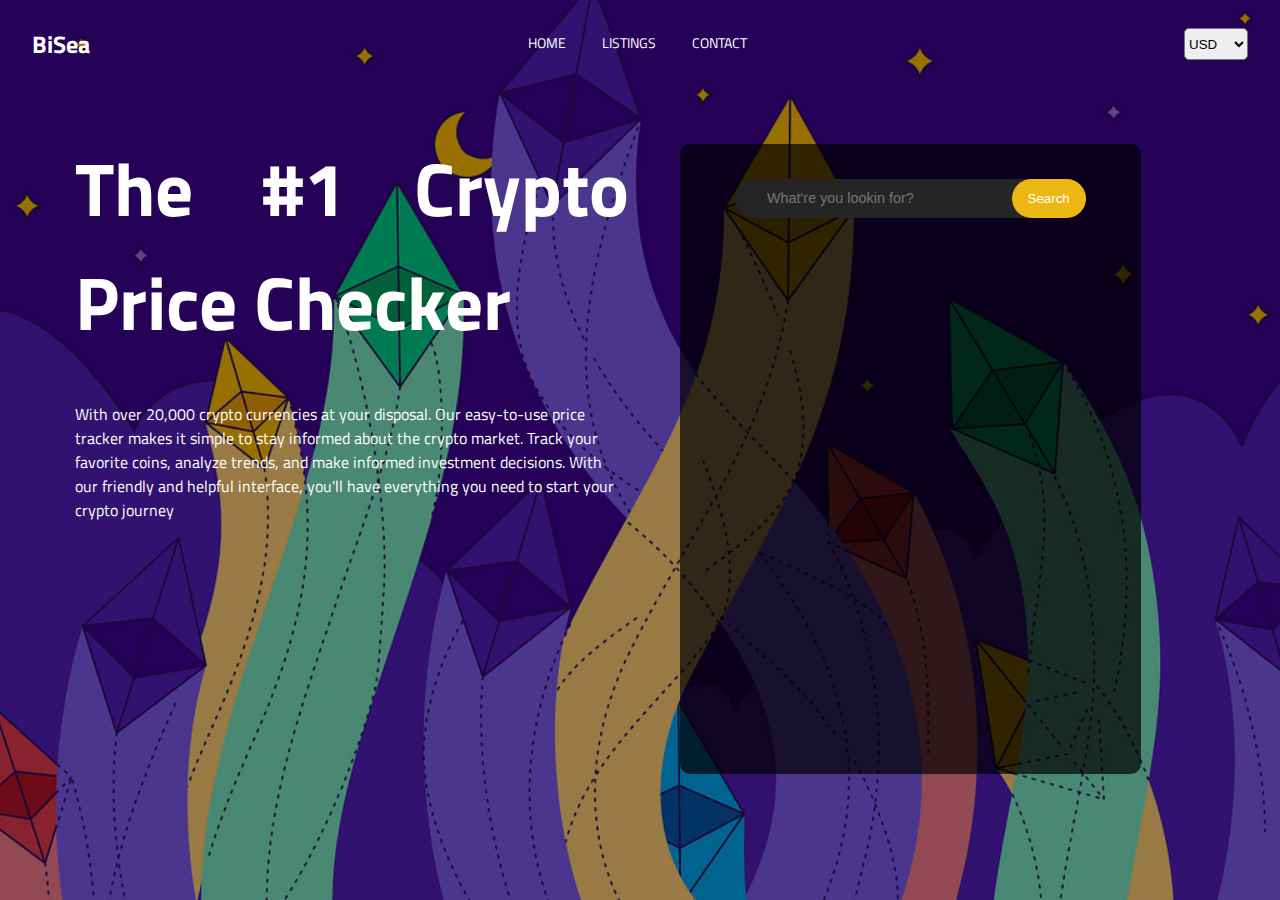
<file: cryptotracker/index.html>
<!DOCTYPE html>
<html lang="en">
<head>
    <meta charset="UTF-8">
    <meta name="viewport" content="width=device-width, initial-scale=1.0">
    <title>Document</title>
    <link rel="stylesheet" href="style.css">
    <link rel="preconnect" href="https://fonts.googleapis.com">
    <link rel="preconnect" href="https://fonts.gstatic.com" crossorigin>
    <link
        href="https://fonts.googleapis.com/css2?family=Lato:ital,wght@0,100;0,300;0,400;0,700;0,900;1,100;1,300;1,400;1,700;1,900&family=Titillium+Web:ital,wght@0,200;0,300;0,400;0,600;0,700;0,900;1,200;1,300;1,400;1,600;1,700&display=swap"
        rel="stylesheet">

    
        <link rel="stylesheet" href="https://cdnjs.cloudflare.com/ajax/libs/font-awesome/6.6.0/css/all.min.css">
</head>
<body>
    <section class="home">
        <nav>
            <h1>BiSea</h1>
            <ul id="menu">
                
                <li><a href="">HOME</a></li>
                <li><a href="">LISTINGS</a></li>
                <li><a href="">CONTACT</a></li>
            </ul>
            <i class="fa-regular fa-circle-xmark" style="display: none;" id="close"></i>
            <i id="open" class="fa-solid fa-ellipsis"></i>
            <select id="currency">
                <option value="USD">USD</option>
                <option value="USD">EUR</option>
                <option value="USD">YEN</option>
            </select>
            
        </nav>

        <div class="container">
            <section class="box hero">
                <h1>The #1 Crypto Price Checker</h1>
                <p>With over 20,000 crypto currencies at your disposal. Our easy-to-use price tracker makes it simple to stay informed
                    about the crypto market. Track your favorite coins,
                    analyze trends, and make informed investment decisions. With our friendly and helpful interface, you'll have
                    everything
                    you need to start your crypto journey
                </p>
            </section>

            <section class="box listing" >
                <div class="searchbar">
                    <input id="search" type="text" placeholder="What're you lookin for?">
                    <button id="searchbtn">Search</button>
                </div>
                <!-- <div>
                    <div>
                        <p><img src="images/coin.png">BTC</p>
                        <p>$100000</p>
                        <p>bad</p>
                        <p>$100000000</p>
                    </div>
                    
                </div> -->
                
            </section>
        </div>
    </section>


    <script src="index.js"></script>
</body>
</html>
</file>
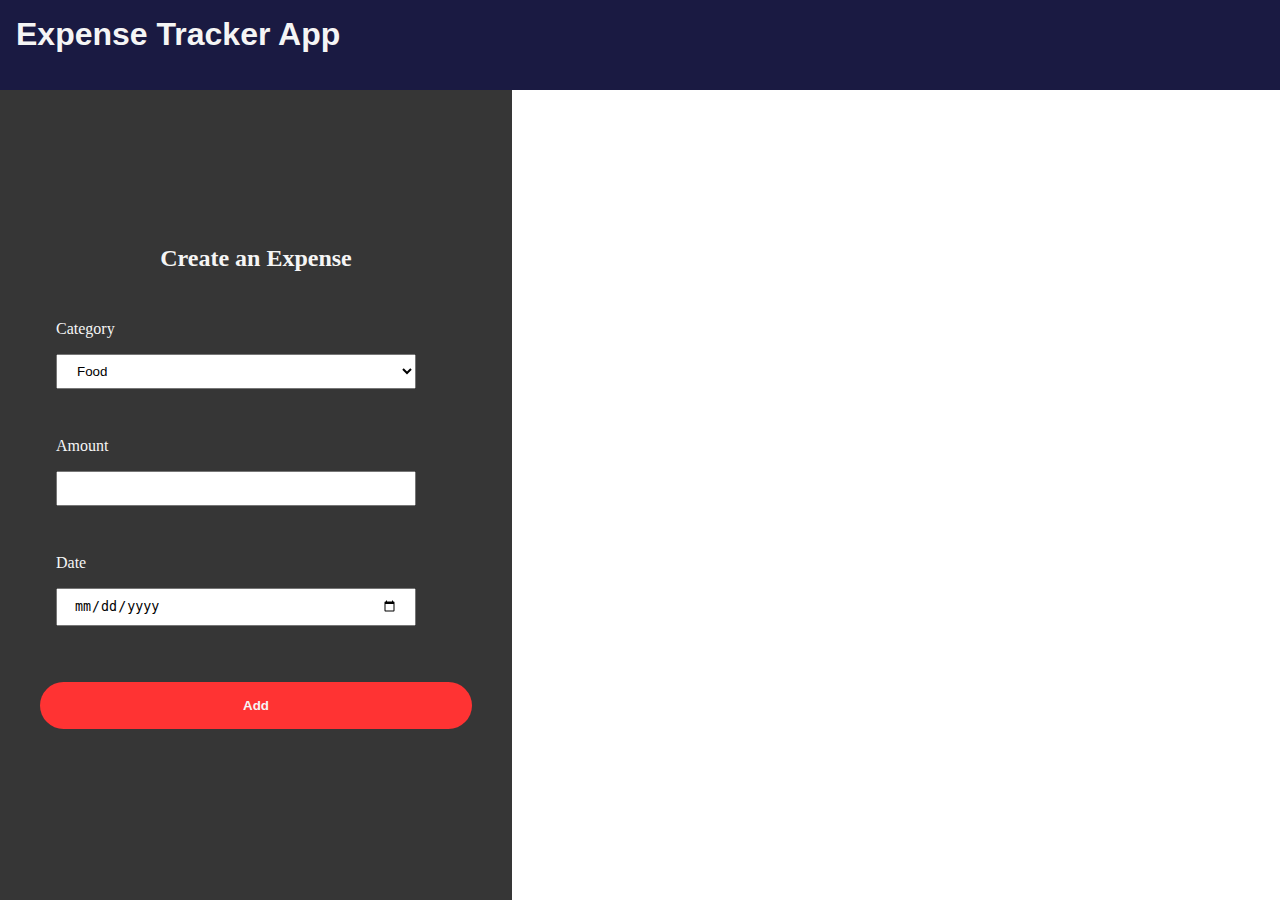
<file: expensetracker/index.html>
<!DOCTYPE html>
<html lang="en">
<head>
    <meta charset="UTF-8">
    <meta name="viewport" content="width=device-width, initial-scale=1.0">
    <title>Document</title>
    <link rel="stylesheet" href="style.css">
</head>
<body>
    <!-- <div class="box">
        <button id="minus">-</button>
        <div id="num">0</div>
        <button id="add">+</button>
    
    </div>
    <button id="reset">reset</button> -->
    <div class="nav">
        <h1>Expense Tracker App</h1>

    </div>
    
    <div class="container">
        <section class="box1">
            <h2>Create an Expense</h2>
            <label for="option">Category <br>

                <select id="option">
                    <option value="Food">Food</option>
                    <option value="Rent">Rent</option>
                    <option value="Health">Health</option>
                    <option value="Transport">Transport</option>
                    <option value="Debt or Fee">Debt or Fee</option>
                    <option value="For Me">For Me</option>
                </select>
            </label>

            <label for="amount">Amount <br>
                <input id="amount" type="number">
            </label>
            
            <label for="date">Date<br>
                <input id="date" type="date">
            </label>
            <button id="addbtn">Add</button>
        </section>

        <section id="box2">
            <div class="totals">
                <div id="total" style="display: none;"></div>
            </div>
            <div id="list-container">
            <!-- <div class="list">
                    <div>
                        Food
                    </div>
                    <div>
                        3000$
                    </div>
                    <div>
                        23/05/2019
                    </div>
                    <button><img src="trash.png" alt="bin" id="bin"></button>
                </div> -->
                
            </div>
        </section>

    </div>
    <!-- <footer>
        <p>© 2021 Expense Tracker App. All rights reserved.</p>
        <p>Made with ❤️ by <a href="https://github.com/alberto-mansilla">Alberto Mansilla</a></p>
        <p>Version 1.0.0</p>
        <a href="#" target="_blank"><img src="github.png" alt="GitHub"></a>
        <a href="#" target="_blank"><img src="linkedin.png" alt="LinkedIn"></a>
        <a href="#" target="_blank"><img src="twitter.png" alt="Twitter"></a>
        <a href="#" target="_blank"><img src="instagram.png" alt="Instagram"></a>
        <a href="#" target="_blank"><img src="facebook.png" alt="Facebook"></a>
        <a href="#" target="_blank"><img src="pinterest.png" alt="Pinterest"></a>
    </footer> -->

    <script src="index.js"></script>
</body>
</html>
</file>
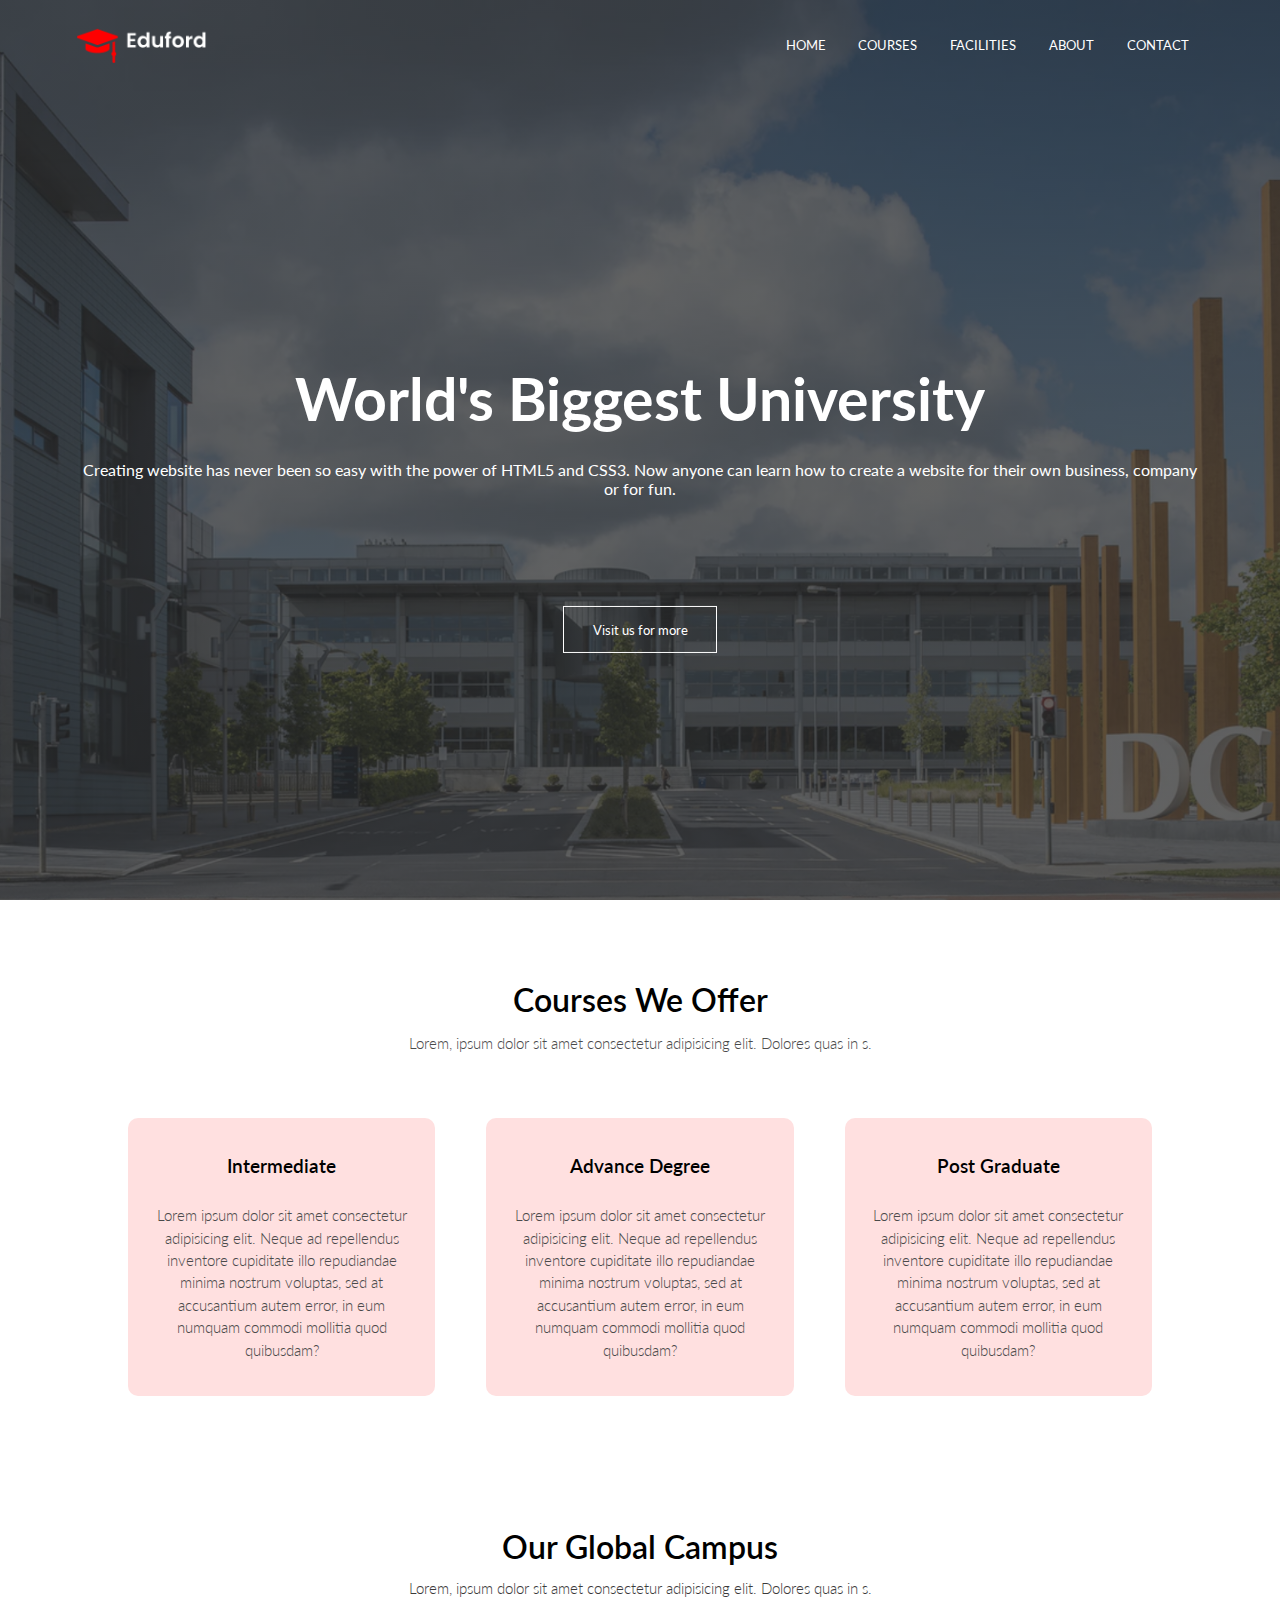
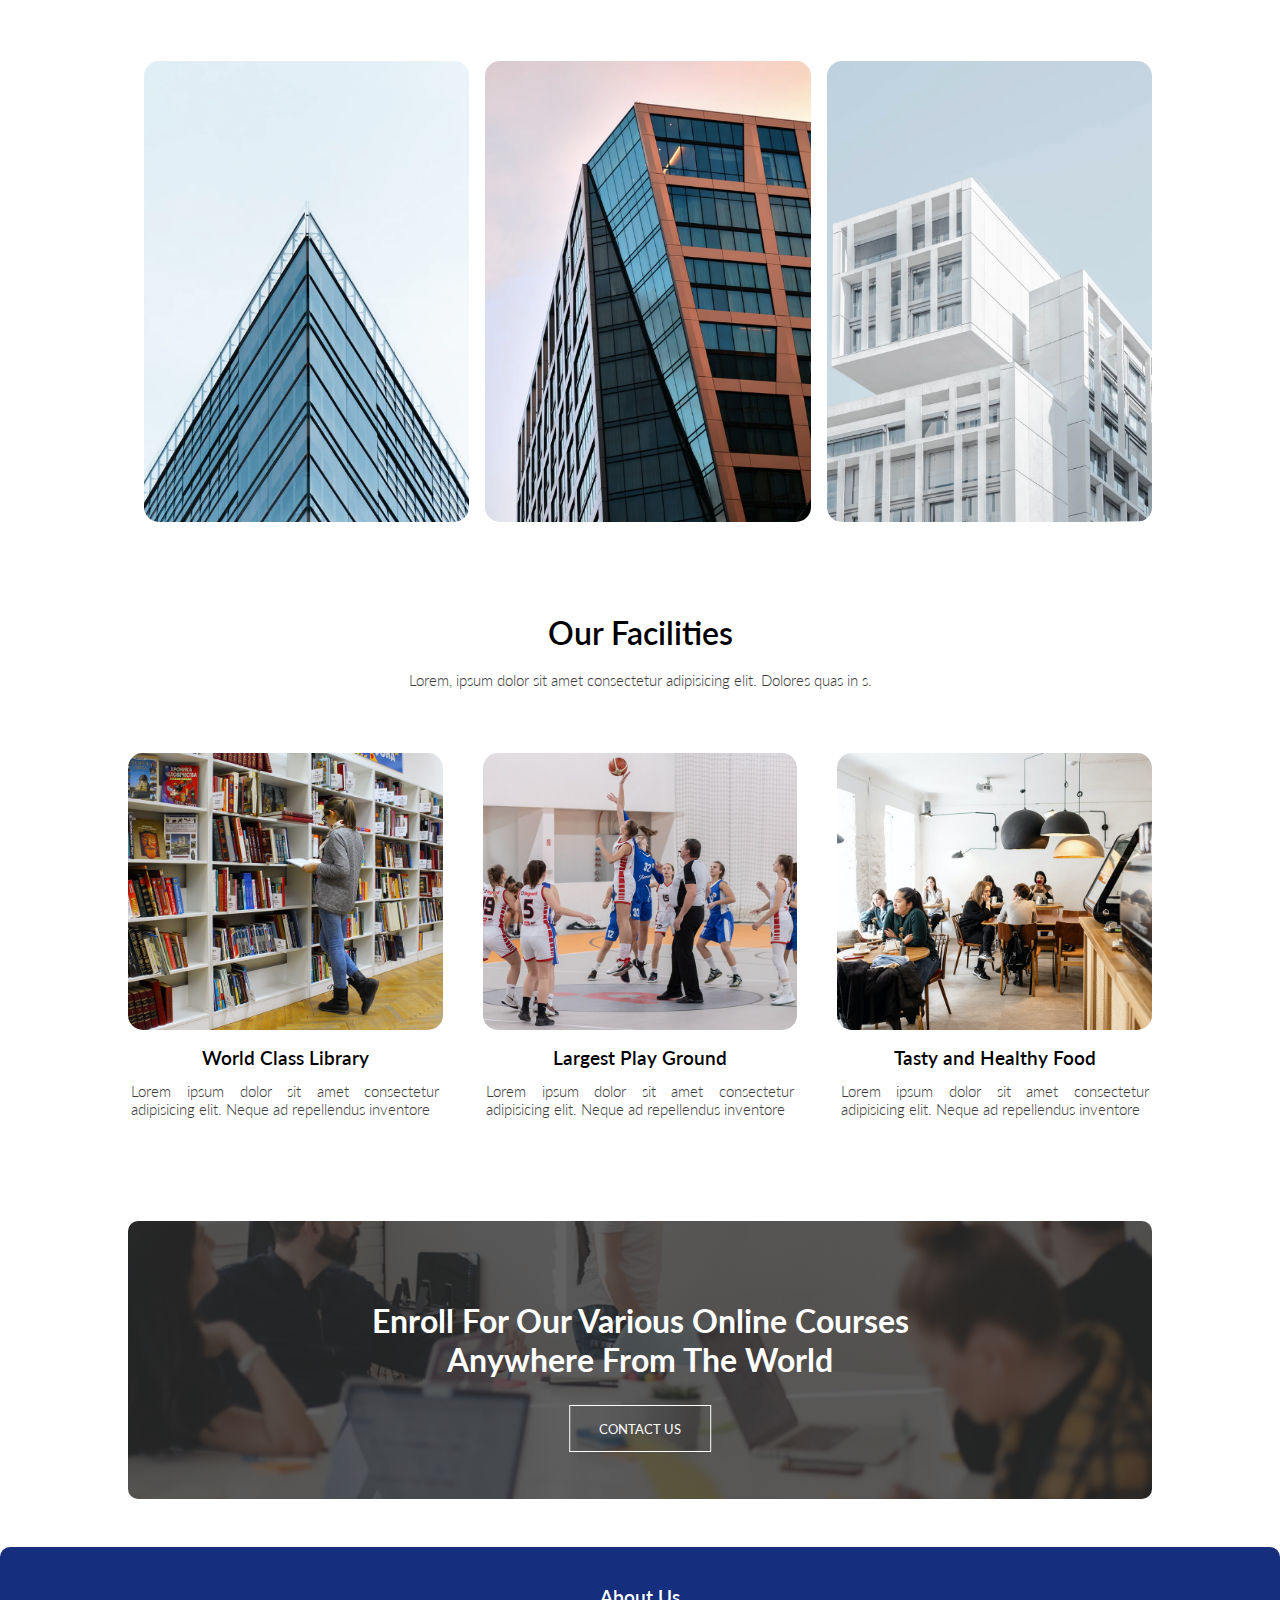
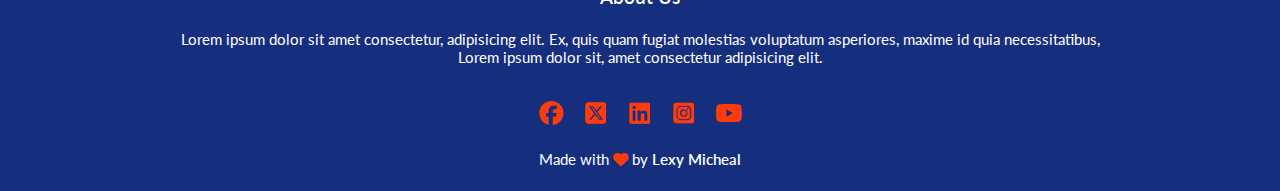
<file: Follow Tutorial/index.html>
<!DOCTYPE html>
<html lang="en">
<head>
    <meta charset="UTF-8">
    <meta name="viewport" content="width=device-width, initial-scale=1.0">
    <title>Tutorial</title>
    <link rel="stylesheet" href="style.css">
    <link rel="preconnect" href="https://fonts.googleapis.com">
    <link rel="preconnect" href="https://fonts.gstatic.com" crossorigin>
    <link href="https://fonts.googleapis.com/css2?family=Lato:ital,wght@0,100;0,300;0,400;0,700;0,900;1,100;1,300;1,400;1,700;1,900&display=swap" rel="stylesheet">
    <link rel="stylesheet" href="https://cdnjs.cloudflare.com/ajax/libs/font-awesome/6.6.0/css/all.min.css">
<body>
    <section class="header">
        <nav>
            <a href="index.html" ><img src="image/logo.png"></a>
            <div class="nav-links">
                <i class="fa-solid fa-xmark" id="closebtn"></i>
                <ul>
                    <li><a href="">HOME</a></li>
                    <li><a href="">COURSES</a></li>
                    <li><a href="">FACILITIES</a></li>
                    <li><a href="">ABOUT</a></li>
                    <li><a href="">CONTACT</a></li>
                </ul>
            </div>
            <i class="fa-solid fa-bars" id="menubtn"></i>
        </nav>

        <div class="text-box">
            <h1>World's Biggest University</h1>
            <p>Creating website has never been so easy with the power of HTML5 and CSS3. Now anyone can learn how to create a website for 
                their own business, company or for fun.</p>
            </p>
            <a href="#" class="hero-btn">Visit us for more</a>
        </div>

    </section>


    <section class="course">
        <h1>Courses We Offer</h1>
        <p>Lorem, ipsum dolor sit amet consectetur adipisicing elit. Dolores quas in s.</p>
        
        <div class="row">
            <div class="course-col">
                <h3>Intermediate </h3>
                <p>Lorem ipsum dolor sit amet consectetur adipisicing elit. 
                    Neque ad repellendus inventore cupiditate illo repudiandae
                    minima nostrum voluptas, sed at accusantium autem error, 
                    in eum numquam commodi mollitia quod quibusdam?
                </p>
            </div>
            <div class="course-col">
                <h3>Advance Degree</h3>
                <p>Lorem ipsum dolor sit amet consectetur adipisicing elit.
                    Neque ad repellendus inventore cupiditate illo repudiandae
                    minima nostrum voluptas, sed at accusantium autem error,
                    in eum numquam commodi mollitia quod quibusdam?
                </p>
            </div>
            <div class="course-col">
                <h3>Post Graduate</h3>
                <p>Lorem ipsum dolor sit amet consectetur adipisicing elit.
                    Neque ad repellendus inventore cupiditate illo repudiandae
                    minima nostrum voluptas, sed at accusantium autem error,
                    in eum numquam commodi mollitia quod quibusdam?
                </p>
            </div>
        </div>
    
    </section>

    <section class="campus">
        <h1>Our Global Campus</h1>
        <p>Lorem, ipsum dolor sit amet consectetur adipisicing elit. Dolores quas in s.</p>
        
        <div class="row">
            <div class="campus-col">
               <img src="image/london.png" alt="img1"> 
               <div class="layer">
                <h3>LONDON</h3>
               </div>
            </div>
            <div class="campus-col">
                <img src="image/newyork.png" alt="img1">
                <div class="layer">
                    <h3>NEW YORK</h3>
                </div>
            </div>
            <div class="campus-col">
                <img src="image/washington.png" alt="img1">
                <div class="layer">
                    <h3>TOKYO</h3>
                </div>
            </div>
        </div>

    </section>
    

    <section class="facility">
        <h1>Our Facilities</h1>
        <p>Lorem, ipsum dolor sit amet consectetur adipisicing elit. Dolores quas in s.</p>

        <div class="row">
            <div class="facility-col">
                <img src="image/library.png" alt="lib">
                <h3>World Class Library</h3>
                <p>
                    Lorem ipsum dolor sit amet consectetur adipisicing elit.
                    Neque ad repellendus inventore 
                </p>
            </div>
            <div class="facility-col">
                <img src="image/basketball.png" alt="lib">
                <h3>Largest Play Ground</h3>
                <p>
                    Lorem ipsum dolor sit amet consectetur adipisicing elit.
                    Neque ad repellendus inventore
                </p>
            </div>
            <div class="facility-col">
                <img src="image/cafeteria.png" alt="lib">
                <h3>Tasty and Healthy Food</h3>
                <p>
                    Lorem ipsum dolor sit amet consectetur adipisicing elit.
                    Neque ad repellendus inventore
                </p>
            </div>
        </div>
    </section>

    <section class="cta">
        <h1>Enroll For Our Various Online Courses<br>Anywhere From The World</h1>
        <a href="" class="hero-btn">CONTACT US</a>
    </section>

    <section class="footer">
        <h4>About Us</h4>
        <p>Lorem ipsum dolor sit amet consectetur, adipisicing elit. Ex, quis quam fugiat molestias voluptatum asperiores, maxime id quia necessitatibus,
            <br> Lorem ipsum dolor sit, amet consectetur adipisicing elit. 
        </p>
        <div class="icons">
            <i class="fa-brands fa-facebook"></i>
            <i class="fa-brands fa-square-x-twitter"></i>
            <i class="fa-brands fa-linkedin"></i>
            <i class="fa-brands fa-square-instagram"></i>
            <i class="fa-brands fa-youtube"></i>
        </div>
        <p>Made with <i class="fa-solid fa-heart"></i> by <a class="name" href="">Lexy Micheal</a></p>
    </section>


<script src="index.js"></script>
</body>
</html>
</file>
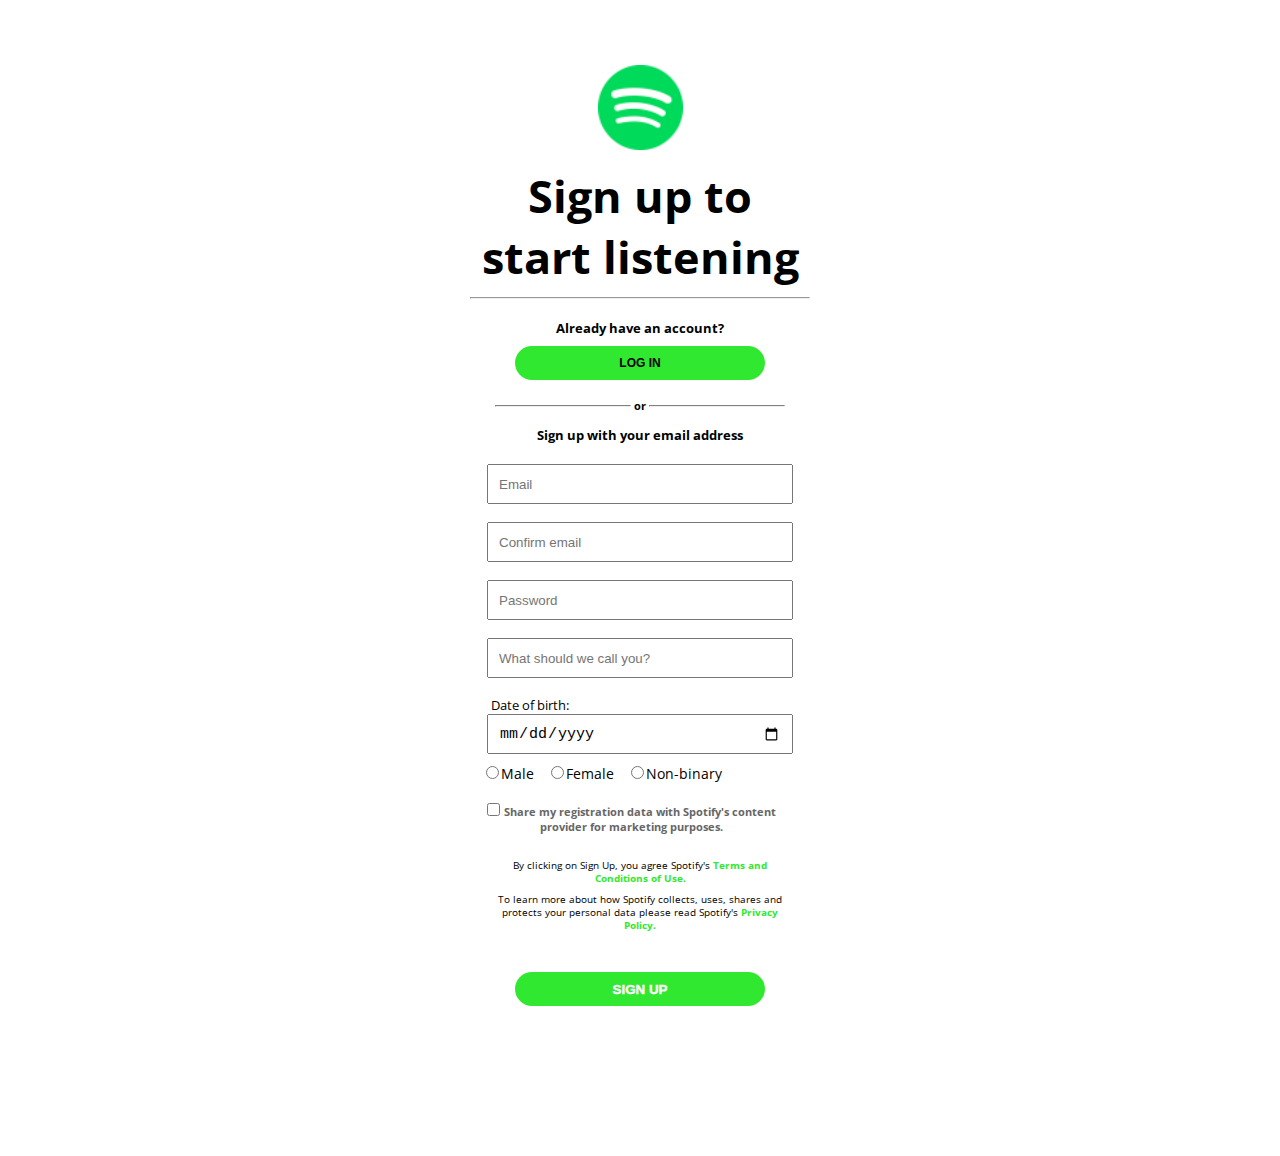
<file: LogInPage/index.html>
<!DOCTYPE html>
<html lang="en">
<head>
    <meta charset="UTF-8">
    <meta name="viewport" content="width=device-width, initial-scale=1.0">
    <title>Page</title>
    <link rel="stylesheet" href="style.css">
    <link rel="preconnect" href="https://fonts.googleapis.com">
    <link rel="preconnect" href="https://fonts.gstatic.com" crossorigin>
    <link href="https://fonts.googleapis.com/css2?family=Open+Sans:ital,wght@0,300..800;1,300..800&display=swap"
        rel="stylesheet">
</head>
<body>
    <div class="box">
        <h1><img src="spotify.png" alt="icon">Sign up to start listening</h1>        <hr>
        <h6>Already have an account?</h6>
        <button class="btn" id="login">LOG IN</button>
        <div class="design">
            <hr>
            <p>or</p>
            <hr>
        </div>
        <p style="font-size: 13px;"><b>Sign up with your email address</b></p>
        <form>
            <input type="text" name="email" id="email" placeholder="Email">
            <input type="text" name="email" id="email" placeholder="Confirm email">
            <input type="password" placeholder="Password" name="password" id="password">
            <input type="text" placeholder="What should we call you?" id="name">
            
            <label style="font-size: 13px;" for="date"><p style="padding-right: 220px;">Date of birth:</p>
                <input type="date" name="date" id="date">
            </label>
            <br>
            <div class="gender">
                <label><input type="radio" name="gender" class="gender">Male</label>
                <label><input type="radio" name="gender" class="gender">Female</label>
                <label><input type="radio" name="gender" class="gender">Non-binary</label>
            </div>

            <h5 class="extra"><input type="checkbox" name="info">Share my registration data with Spotify's content provider for marketing purposes.</h5>

            <p class="infor info1">By clicking on Sign Up, you agree Spotify's <a href="#">Terms and Conditions of Use.</a></p>
            <p class="infor info"class="infor">To learn more about how Spotify collects, uses, shares and protects your personal data please read Spotify's <a href="#">Privacy Policy.</a></p>
            <button class="btn signup" >SIGN UP</button>
        </form>
    </div>


    
</body>
</html>
</file>
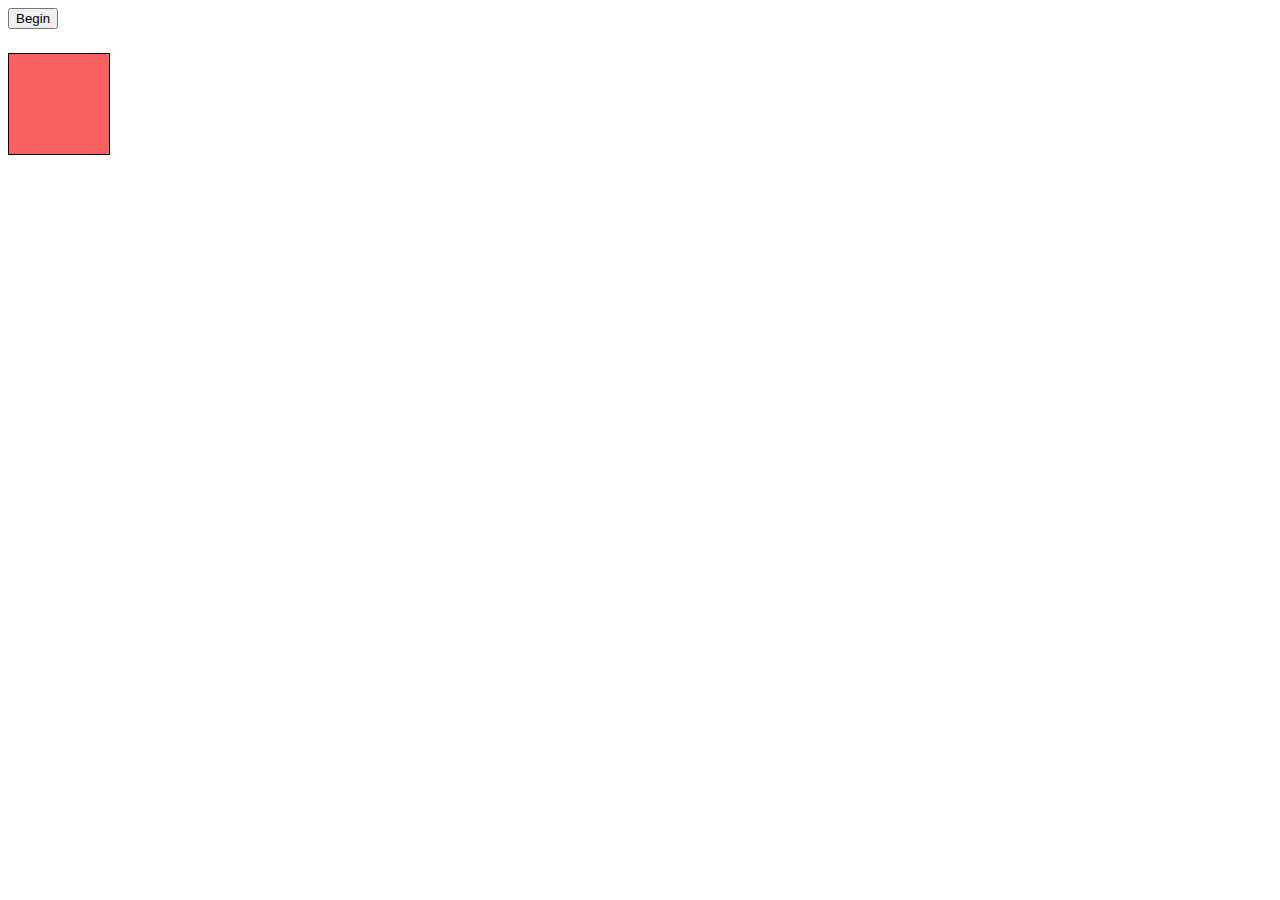
<file: revision/index.html>
<!DOCTYPE html>
<html lang="en">
<head>
    <meta charset="UTF-8">
    <meta name="viewport" content="width=device-width, initial-scale=1.0">
    <title>Document</title>
    <link rel="stylesheet" href="style.css">
</head>
<body>
    <!-- <h1>Number Guessing Game</h1>
    <p>pick a number from 1 - 5</p>

    <label >Enter a guess</label>
    <input type="text" id="input">
    <button id="sbtbtn">Submit</button> -->

    <!-- <h1>Enter a temperature</h1>
    <input type="text" id="input" placeholder="temp; i.e. 32"><br>

    <h3>Convert to:</h3>
    <label ><input id="cel" type="radio" name="temps">Ceilius</label><br>
    <label><input id="feh" type="radio" name="temps">Fahrenheit</label><br>
    <button id="sbtbtn">Submit</button><br>
-->
    <button id="btn">Begin</button>
    <div class="box2" id="box2"></div>
    

   
    <!-- <button>Stop loading...</button><br> -->

    <!-- <button id="btn">Toogle</button>
    <br>
    <img src="img1.jpg" id="img1" style="visibility: hidden;">
<p>Please the button....</p> -->



    <script type="module" src="index.js"></script>
</body>
</html>
</file>
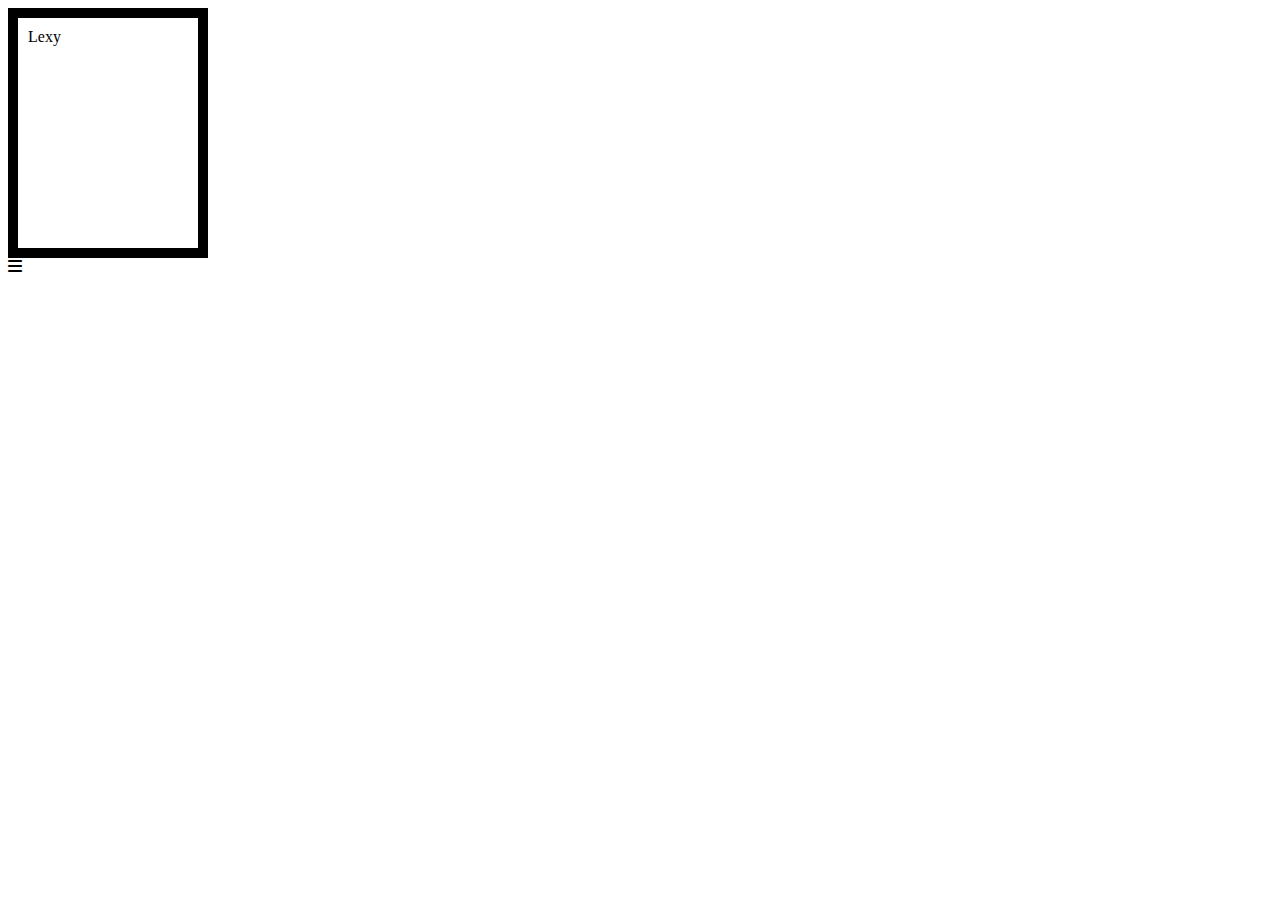
<file: Follow Tutorial/i.html>
<!DOCTYPE html>
<html lang="en">

<head>
    <meta charset="UTF-8">
    <meta name="viewport" content="width=device-width, initial-scale=1.0">
    <title>Font Awesome Test</title>
    <!-- Use Font Awesome CDN -->
     <link rel="stylesheet" href="i.css">
    <link rel="stylesheet" href="https://cdnjs.cloudflare.com/ajax/libs/font-awesome/6.6.0/css/all.min.css">
</head>

<body>
    <div>Lexy</div>
    <i class="fa-solid fa-bars"></i>
    
    <script>
        
    </script>
</body>

</html>
</file>
<file: cryptotracker/style.css>
*{
    padding: 0;
    margin: 0;
    box-sizing: border-box;
}
body{
    font-family: "Titillium Web", sans-serif;
    
  
}
.home{
    background: linear-gradient(hsla(0, 0%, 0%, 0.4), hsla(0, 0%, 0%, 0.4)),
    url("images/bgc.png");
    height: 100vh;
    background-position: center;
    background-size: cover;
    position: relative;
    
}
nav{
    display: flex;
    justify-content: space-between;
    align-items: center;
    padding: 1.5rem 2rem;
    width: 100%;
    position: relative;
}
nav h1{
    color: white;
    font-size: 1.5rem;
}
nav ul li{
    display: inline-block;
    padding: 0.5rem 1rem;
    font-size: 0.9rem;
    align-items: center;
    position: relative;
}
nav ul li a{
    color: white;
    text-decoration: none;
}
nav ul li::after{
    content: "";
    width: 0%;
    display: block;
    transition: 0.5s;
    margin: auto;
    background: hsl(45, 85%, 50%);
    height: 2px;
}
nav ul li:hover::after{
    width: 100%;
}

nav select{
    width: 4rem;
    height: 2rem;
    border-radius: 5px;
}
nav select option{
    font-weight: 500;
}
nav >.fa-solid, .fa-regular{
    display: none;
    cursor: pointer;
}
.container{
    display: flex;
    align-items: center;
    max-width: 90%;
    margin: 2rem auto;
    gap: 2.5rem;
    height: 70vh;
    position: relative;
}
.box{
    
    color: white;
    padding: 0.7rem;
    height: 100%;
    
}
.hero{
    flex-basis: 50%;
}
.hero h1{
    font-size: 4.7rem;
    transition: 0.5s;
    padding-bottom: 2.7rem;
    text-align: justify;
}
.hero p{
    line-height: 1.5rem;
    font-size: 0.98rem;
}
/* p {
    font-size: 0.95rem;
} */
.hero h1:hover{
    color: hsl(45, 85%, 50%)
}




@media (max-width: 1024px){
    p{
        font-size: 0.95rem;
    }
    nav{
        padding: 1.2rem 1.7rem;
    }
    nav ul li{
        font-size: 0.78rem;
        font-weight: bold;
    }
    .container{
        
        margin: 1rem auto;       
    }
    .hero h1{
        font-size: 3rem;
        padding-bottom: 1.5rem;
    }
    
}
@media (max-width: 768px) {
    .container {
        flex-direction: column;
        align-items: center;
        max-width: 90%;
        margin: 2rem auto;
        gap: 2.5rem;
        height: 150vh;
        
    }
    nav{
        padding: 1rem 1.4rem;
        background-color: rgba(0, 0, 0, 0.329);
    }
    nav ul li{
        font-size: 0.69rem;
        font-weight: bold;
    }
    .hero h1 {
        margin-top: 1rem;
        font-size: 2.8rem;
        padding-bottom: 1rem;

    }
    
    
    .hero{
        height: 100vh;
        margin-top: 1rem;
        padding-bottom: 2rem;
        flex-direction: column;
        
        display: flex;
        align-items: center;
        justify-content: center;
    }
    .hero p {
        text-align: justify;
        line-height: 1.4rem;
        font-size: 0.9rem;
    }
    nav ul{
        /* display: none; */
        left: 20%;
        top: -150px;
        transition: 0.5s;
        background-color: rgba(0, 0, 0, 0.63);
        width: 60%;
        display: inline-block;
        position: absolute;
        padding-top: 1.5rem;
        padding-bottom: 1.5rem;
        height: 150px;
    }
    nav ul li{
        display: block;
        text-align: center;
        padding: 0.5rem 1rem;
        font-size: 0.9rem;
        
    }
    body{
        background-color: #2E003E;
        

    }
    nav > .fa-solid, .fa-regular{
        display: block;
        color: white;
        position: absolute;
        left: 50%;
        bottom: 40%;
        transform: scale(1.2);
    }

}
@media (max-width: 386px){
    .hero h1 {
        margin-top: 1rem;
        font-size: 2rem;
        padding-bottom: 0.8rem;
    }
    .hero p{
        font-size: 0.76rem;
    }
    nav select{
        width: 4rem;
        height: 1.5rem;
        border-radius: 5px;
    }
    .hero{
        height: 100vh;
        margin-top: 2rem;
    }

}

/* the search area */
.listing {
    flex-basis: 40%;
    width: 55%;
    background: rgba(0, 0, 0, 0.678);
    height: 100%;
    display: flex;
    flex-direction: column;
    align-items: center;
    border-radius: 10px;
    margin-top: 3rem;
}

.searchbar {
    margin-top: 1.5rem;
    width: 80%;
    background-color: rgb(230, 255, 255);
    border-radius: 20px;
    padding-left: 1rem;
    display: flex;
    justify-content: space-between;
    background-color: #252525;
    
}
.searchbar > input{
    padding: 0.7rem 1rem;
    font-size: 0.9rem;
    border-radius: 20px 0 0 20px;
    border: none;
    outline: none;
    background-color: transparent;
    color: white;
}

.searchbar > button{
    border-radius: 20px;
    padding: 0.7rem 1rem;
    border: none;
    cursor: pointer;
    background-color: hsl(45, 85%, 50%);
    font-weight: lighter;
    color: rgb(255, 255, 255);
    
}
.searchbar>button:hover{
    transition: 0.5s ease-in-out;
    color: hsl(45, 85%, 50%);
    background-color: rgb(255, 255, 255);
}
.listing>div:nth-child(2){
    display: flex;
    flex-direction: column;
    align-items: center;
    overflow-y: scroll;
    height: 80vh;
    margin-top: 1rem;
    padding: 1rem;
    width: 100%;
}
.listing>div:nth-child(2)::-webkit-scrollbar{
    background-color: #252525;
}
.listing>div:nth-child(2)::-webkit-scrollbar-thumb{
    background-color:hsl(45, 85%, 50%);
    border-radius: 10px;
}

.listing > div:nth-child(2)>div{
 
    border-radius: 6px;
    align-items: center;
    margin-top: 1rem;
    width: 500px;
    max-width: 90%;
    height: 40px;
    display: grid;
    grid-template-columns: 30% 20% 15% 35%;
    justify-content: center;
    flex-direction: column;
    padding: 0.1rem 0.2rem;
    background-color: whitesmoke;
    color: #252525;
    

}
.listing>div:nth-child(2)>div>p{
    font-size: 0.8rem;
    
    /* border: 1px solid; */
    height: 90%;
    display: flex;
    align-items: center;
    justify-content: end;
    font-weight: bold;
    padding-right: 0.2rem;
    
    
}
.listing>div:nth-child(2)>div>p:first-child{
    
    display: flex;
    align-items: center;
    justify-content: flex-start;
}
.listing>div:nth-child(2)>div>p:first-child > img{
    width: 30%;
    padding: 0.2rem;
    margin-right: 0.5rem;
}


@media (max-width: 768px){
    .listing{
        background: rgba(27, 27, 27, 0.562);
        
        width: 80%;
    }
    .container {
        
        height: 190vh;
        
    }
}
@media (max-width: 425px){
    .listing{
        width: 95%;
    }
    .searchbar {
        width: 90%;
    
    }
    .searchbar > input{
        padding: 0.4rem 0.5rem;
        font-size: 0.8rem;
        
    }

    .searchbar > button{
        padding: 0.7rem 0.6rem;
        
    }
    .listing > div:nth-child(2)>div{
    
        max-width: 90%;
    }
    .listing > div:nth-child(2)>div{
 

        margin-top: 1rem;
        width: 500px;
        max-width: 100%;
        
        grid-template-columns: 30% 15% 15% 40%;
        
        

    }
    .listing>div:nth-child(2)>div>p:first-child > img{
        width: 50%;
        margin-right: 0.3rem;
    }
    .listing>div:nth-child(2)>div>p{
        font-size: 0.7rem;

        padding: 0 0.2rem 0 0.2rem;
        
        
    }
}
</file>
<file: expensetracker/style.css>
*{
    padding: 0;
    margin: 0;
    box-sizing: border-box;
}


body {

    justify-content: center;
    flex-direction: column;
    --font-size: 1rem;
    overflow: hidden;
    height: 100vh;
}
.nav{
    background-color: hsl(240, 43%, 18%);
    width: 100%;
    color: whitesmoke;
    font-family: sans-serif;
    padding: 1rem;
    height: 10vh;
}
.container{
    display: grid;
    grid-template-columns: 40vw 60vw;
    grid-template-rows: 90vh;
    
}
.box1{
    display: flex;
    flex-direction: column;
    justify-content: center;
    padding: 1rem;
    color: whitesmoke;
    background-color: hsl(0, 0%, 21%);
    width: 100%;
    align-items: center;
    
}
.box1 h2{
    margin-bottom: 2rem;
}
.box1 label, #addbtn{
    padding: 1rem;
    margin-bottom: 1rem;
    width: 90%;
}
input, select{
    padding: 0.5rem 1rem;
    margin-top: 1rem;
    width: 90%;
}
#addbtn{
    width: 90%;
    margin-top: 1.5rem;
    border-radius: 100px;
    color: whitesmoke;
    border: none;
    cursor: pointer;
    background-color: hsl(0, 100%, 60%);
    font-weight: bold;
    
}
#box2{
    background-color: #fff;
    display: grid;
    grid-template-rows: 40% 60%;

}
.totals{
    display: flex;
    align-items: center;
    justify-content: center;
    padding: 2rem;
}
#total{
    border: 3px solid;
    width: 25%;
    text-align: center;
    padding: 1rem;
}
#list-container{
    display: flex;
    align-items: center;
    flex-direction: column;
    overflow-y: scroll;
}
#list-container::-webkit-scrollbar{
    width: 10px;
    height: 10px;
    background-color: hsl(0, 0%, 65%);
    border-radius: 50px;
}
#list-container::-webkit-scrollbar-thumb{
    background: linear-gradient(99deg, rgb(0, 39, 146), hsl(0, 0%, 99%)) ;
    border-radius: 100px;
}

#list-container > div{
    display: grid;
    grid-template-columns: 40% 25% 25% 10%;
    border-radius: 100px;
    border: 2px solid;
    width: 65%;
    /* padding: 0.3rem 0.5rem 0.3rem 0.5rem; */
    align-items: center;
    padding-left: 1.5rem;
    margin-bottom: 2rem;
    
}

#list-container > div > button{
    border: none;
    outline: none;
    border-radius: 0 100px 100px 0;
    cursor: pointer;
    padding: 0.5rem;
    background-color: #fff;
    transition: background-color 1s ease;
}

#list-container > div > button:hover{
    background-color: hsl(226, 81%, 71%);
    
}
#list-container div > button > img{
    width: 80%;
    
}

@media (max-width: 1024px) {
    .container {
        font-size: var(--font-size);
    }

    .box1 {
        padding: 1rem 1rem;
    }

    #list-container>div>button:active {
        background-color: hsl(226, 97%, 59%);

    }
}

@media (max-width: 768px) {
    .container {
        grid-template-columns: 30vw 70vw;

    }

    .box1 h2 {
        margin-top: 1rem;
        margin-bottom: 2rem;
        font-size: 1.3rem;
    }

    .box1 label,
    #addbtn {
        padding: 0.8rem;
        margin-bottom: 0.8rem;
        width: 90%;
    }

    input,
    select {
        padding: 0.5rem 1rem;
        margin-top: 0.5rem;
        width: 90%;
    }

    #list-container div>button>img {
        width: 100%;

    }
}

@media (max-width: 425px) {
    
}
/* }
footer{
    align-items: justify;
    padding: 1rem;
    background-color: rgb(0, 47, 255);
    color: white;
} */
</file>
<file: Follow Tutorial/style.css>
*{
    padding:0;
    font-family: "Lato", sans-serif;
    margin: 0;
    box-sizing: border-box;
}
.header{
    min-height: 100vh;
    width: 100%;
    background-image: linear-gradient(hsla(0, 0%, 17%, 0.74), hsla(0, 0%, 17%, 0.74)),  url("image/banner.png");
    background-position: center;
    background-size: cover;
    position: relative;
    overflow-x: hidden;
}
nav{
    display: flex;
    justify-content: space-between;
    padding: 2% 6%;
    align-items: center;
}
nav img{
    width: 130px;
}
.nav-links{
    flex: 1;
    text-align: right;
}

.nav-links ul li{
    list-style: none;
    position: relative;
    display: inline-block;
    padding: 0.4rem 0.9rem;
    font-size: 0.8rem;

}
.nav-links ul li a{
    color: white;
    text-decoration: none;
}

.nav-links ul li::after{
    content: '';
    width: 0%;
    height: 2px;
    display: block;
    background: hsl(12, 100%, 52%);
    margin: auto;
    transition: 0.5s;
    
}
.nav-links ul li:hover::after{
    width: 100%;
}
.text-box{ 
    width: 90%;
    position: absolute;
    top: 50%;
    left: 50%;
    color: white;
    transform: translate(-50%, -30%);
    text-align: center;
}
.text-box h1{
    font-size: 3.7rem;
}
.text-box p{
    margin: 0.8rem 0 2.2rem;
    font-size: 1rem;
    padding: 0.8rem;
}
.hero-btn {
    display: inline-block;
    color: white;
    border: 1px solid white;
    background: transparent;
    padding: 0.9rem 1.8rem;
    text-decoration: none;
    font-size: 0.8rem;
    position: relative;
    cursor: pointer;
    
}
.hero-btn:hover{
    transition: 0.4s ease-in-out;
    border:none;
    background-color: hsl(12, 100%, 52%);
}

nav .fa-solid{
    display: none;
    cursor: pointer;
    text-align: right;
    font-size: 20px;
    color: white;
   
}

@media (max-width: 768px){
    .text-box h1 {
        font-size: 1.3rem;
    }
    .nav-links ul li{
        display: block;
        padding: 0.5rem 1rem;
        margin: 1rem 0 1rem;

    }
    .nav-links ul{
        padding: 1rem;
        
    }
    .nav-links ul li::after {
        background: hsl(0, 0%, 100%);   
    }
    .nav-links{
        
        position: absolute;
        top: -500px;
        right: 0px;
        background-color: hsl(12, 100%, 52%);
        height: 65%;
        width: 180px;
        z-index: 2;
        text-align: center;
        transition: 1s;

    }
    nav .fa-solid {
        display: block;
        cursor: pointer;
        text-align: right;
        font-size: 20px;
        color: white;
        padding: 2%;
        transition: 1s;
    }

}

/* next section */

.course{
    margin: auto;
    width: 80%;
    padding-top: 5rem;
    text-align: center;
}
.course h1{
    font-size: 2rem;
    font-weight: 600;
}
.course p{
    color: hsl(0, 0%, 29%);
    font-weight: 300;
    line-height: 1.4rem;
    padding: 0.8rem;
    font-size: 0.95rem;
}
.row{
    margin-top: 5%;
    display: flex;
    align-items: center;
    justify-content: space-between;
}
.course-col{
    flex-basis: 30%;
    background: hsl(0, 100%, 94%);
    border-radius: 10px;
    margin-bottom: 5%;
    padding: 1.4rem 0.8rem;
    box-sizing: border-box;
    transition: 0.5s;
}
h3{
    text-align: center;
    font-weight: 600;
    margin: 0.9rem 0;
}
.course-col:hover{
    box-shadow: 0 0 30px 0px rgba(0, 0, 0, 0.4);
}

@media (max-width: 768px) {
    .row{
        flex-direction: column;
    }
}


/* next section */


.campus{
    width: 80%;
    margin: auto;
    text-align: center;
    padding-top: 5rem;
}
.campus h1 {
    font-size: 2rem;
    font-weight: 600;
}

.campus p {
    color: hsl(0, 1%, 23%);
    font-weight: 300;
    padding: 0.8rem;
    font-size: 0.95rem;
}
.campus-col {
    flex-basis: 33%;
    margin-bottom: 0.7rem;
    margin-left: 1rem;
    width: 80%;
    position: relative;
    overflow: hidden;

}


.campus-col img{
    width: 100%;
    object-fit: cover;
    display: block;
    border-radius: 15px 15px;
    
}
.layer{
    background: transparent;
    height: 100%;
    width: 100%;
    position: absolute;
    top: 0;
    left: 0;
   transition: 0.5s;
    border-radius: 15px 15px;
}
.layer:hover{
    background: rgba(255, 5, 5, 0.603)
}
.layer h3{
    width: 100%;
    font-weight: 30;
    color: white;
    font-size: 2rem;
    bottom: 0;
    left: 50%;
    transform: translateX(-50%);
    position: absolute;
    opacity: 0;
    transition: 0.5s;
}
.layer:hover h3{
    bottom: 50%;
    opacity: 1;
}
@media(max-width:768px){
    .campus{
        font-size: 0.9rem;
    }
.campus > .row  {
    margin-top: 5%;
    gap: 1.2rem;
    display: flex;
    
    align-items: center;
    
    
}
    
}

.facility{
    margin: auto;
    padding-top: 5rem;
    width: 80%;
    text-align: center;
}
.facility .row{
    gap: 2.5rem;
}
.facility h1 {
    font-size: 2rem;
    font-weight: 600;
    margin-bottom: 0.4rem;
}
.facility p{
    color: hsl(0, 1%, 23%);
    font-weight: 300;
    padding: 0.8rem;
    font-size: 0.95rem;
}
.facility-col{
    flex-basis: 32%;
    margin-bottom: 5%;
    height: 90%;
    /* padding: 1.4rem 0.8rem; */

}
.facility-col img{
    width: 100%;
    border-radius: 15px;
    object-fit: cover;

}
.facility-col h3{
margin-bottom: 0.5rem;
}
.facility-col h3::after{
    content: "";
    width: 0%;
    background-color: hsl(12, 100%, 52%);
    height: 2px;
    margin: auto;
    display: block;
    transition: 0.3s;

}
.facility-col h3:hover::after{
    width: 80%;
}
.facility-col p{
    text-align: justify;
    padding: 0.2rem;
    margin-top: 0.5rem;    
}
@media (max-width:768px){
    .facility{
        font-size: 0.9rem;
    }
    .facility-col{
        border-bottom: 1px solid hsl(12, 100%, 52%);
        padding-bottom: 1rem;
        /* padding: 1.4rem 0.8rem; */


    }
    .facility .row{
        padding-top: 1.5rem;
    }
}


.cta{
    width: 80%;
    margin: 3rem auto;
    border-radius: 10px;
    padding: 5rem 0.5rem;
    text-align: center;
    background-image: linear-gradient(hsla(0, 0%, 17%, 0.74), hsla(0, 0%, 17%, 0.74)), url("image/banner2.jpg");
    background-position: center;
    background-size: cover;
    overflow-x: hidden;
    height: 60%;
    position: relative;
    

}
.cta h1{
    color: white;
    margin-bottom: 40px;
    padding: 0%;
    font-size: 2rem;
    
    

}
.cta  .hero-btn{
    margin-top: 2rem;
    position: absolute;
    top: 55%;
    left: 50%;
    transform: translate(-50%, 0%);
}
.cta  .hero-btn:hover{
    margin-top: 2rem;
}
@media (max-width:768px){
    .cta{
        padding: 4.5rem 0.5rem;
    }
    .cta h1{
        font-size: 1.7rem;
    }
   .cta .hero-btn {
        padding: 0.6rem 0.9rem;
        font-size: 0.7rem;
        top: 65%;
        left: 50%;
        transform: translate(-50%, 0%);
   }
}


/*----------next section--------*/

.footer{
    width: 100%;
    padding: 0.9rem 0.3rem;
    text-align: center;
    background-color: hsl(226, 70%, 29%);
    color: white;
    border-radius: 10px 10px 0px  0;
}
.footer h4{
    margin-top: 1.5rem;
    margin-bottom: 1.4rem;
    font-size: 1.2rem;
    font-weight: 600;
    transition: 0.3s;

}
.footer h4:hover{
    color: hsl(12, 100%, 52%);
}
.footer p{
    font-size: 0.95rem;
    margin-bottom: 0.6rem;
}
.icons .fa-brands{
    color: hsl(12, 100%, 52%);
    margin: 1rem 0.8rem;
    cursor: pointer;
    padding: 0.8rem 0;
    transform: scale(1.5);
}

.fa-heart{
    color: hsl(12, 100%, 52%);
}
.name{
    transition: 0.2s;
    font-weight: 600;
    color: white;
    text-decoration: none;
}
.name:hover{
    color: hsl(12, 100%, 52%);
    
}
@media (max-width:768px){
    .footer p{
        font-size: 0.9rem;
    }
}
</file>
<file: LogInPage/style.css>
:root{
    font-family: "Open Sans", sans-serif;
    
}
*{
    padding: 0;
    margin: 0;
    box-sizing: border-box;
    
}
body{
    text-align: center;
    display: flex;
    align-content: center;
    justify-content: center;
}
.box{
    margin-top: 30px;
    
    width: 350px;
    height: 800px;
    padding: 5px;
}    
.btn{
    width: 250px;
    height: 34px;
    border-radius: 60px;
    outline: none;
    
    border: none;

}
#login{
    color: rgb(0, 0, 0);
    background-color:hsl(120, 80%, 55%);;
    font-weight: 800;
    font-size: 12px;

}
#login:hover{
    background-color: hsl(120, 90%, 53%);
    
}

.design{
    margin-top: 15px;
    margin-bottom: 10px;
    display: flex;
   align-items: center;
    justify-content: center;
}
.design hr{
    width: 40%;
    border-top: 1px solid;

}
.design p{
    padding: 3px;
    font-size: 70%;
    font-weight: bold;

}
img{
    margin-bottom: 15px;
    width: 85px;
}
h1{
    margin-bottom: 10px;
    margin-top: 30px;
    display: flex;
    align-items: center;
    justify-content: center;
    font-size: 280%;
    flex-direction: column;
}
h6{
    margin-top: 20px;
    margin-bottom: 9px;
    font-size: 13px;

}

form{
    margin-top: 20px;
    margin-bottom: 50px;
}

form input[type="text"], input[type="password"], input[type="date"]{
    width: 90%;
    height: 40px;
    padding: 10px;
    margin-bottom: 18px;
}


form input[type="date"]{
    font-size: 15px;
    padding: 10px;
    margin-bottom: 5px;
    
} 

form input[type="radio"]{
    margin-right: 2px ;
}
.gender label{
    font-size: 85%;
    margin-right: 13px;
}
.gender{
    padding-right: 60px;
    margin-bottom: 7px;
    margin-top: 3px ;
     
}
.extra {
    padding: 10px;
    margin-right: 18px;
    color: hsl(0, 0%, 40%);
    font-size: 70%;
    
}
.extra input[type="checkbox"]{
    margin-right: 4px;
    margin-bottom: 2px;
}
.info1{
    margin-top: 15px;
}
.infor{
    padding-left: 20px;
    padding-right: 20px;
    margin-bottom: 8px;
    font-size: 60%;
}
.infor a{
    text-decoration: none;
    color: hsl(120, 80%, 55%);
    font-weight: bold;
}
.info{

    margin-bottom: 10px;
    padding-left: 20px;
    padding-right: 20px;
}

.signup{
    margin-top: 30px;
    margin-bottom: 150px;
    color: whitesmoke;
    background-color: hsl(120, 80%, 55%);
    font-weight: 1000;
}
.signup:hover{
    background-color: hsl(120, 73%, 47%);
}
</file>
<file: revision/style.css>
/* .box1{
    width: 100px;
    height: 100px;
    border: 1px solid;
    background-color: lightblue;
}*/
#btn{
    margin-bottom: 1.5rem;
}
.box2 {
    width: 100px;
    height: 100px;
    border: 1px solid;
    background-color:rgb(250, 96, 96);
    position: relative;
    
    

} 
/* #img1{
    width: 60%;
    aspect-ratio: 16 / 9;
    object-fit: cover;
    
    
} */
</file>
<file: Follow Tutorial/i.css>
div {
    width: 200px;
    padding: 10px;
    height: 250px;
    border: 10px solid black;
    box-sizing: border-box;
    /* Default behavior */
}
</file>
